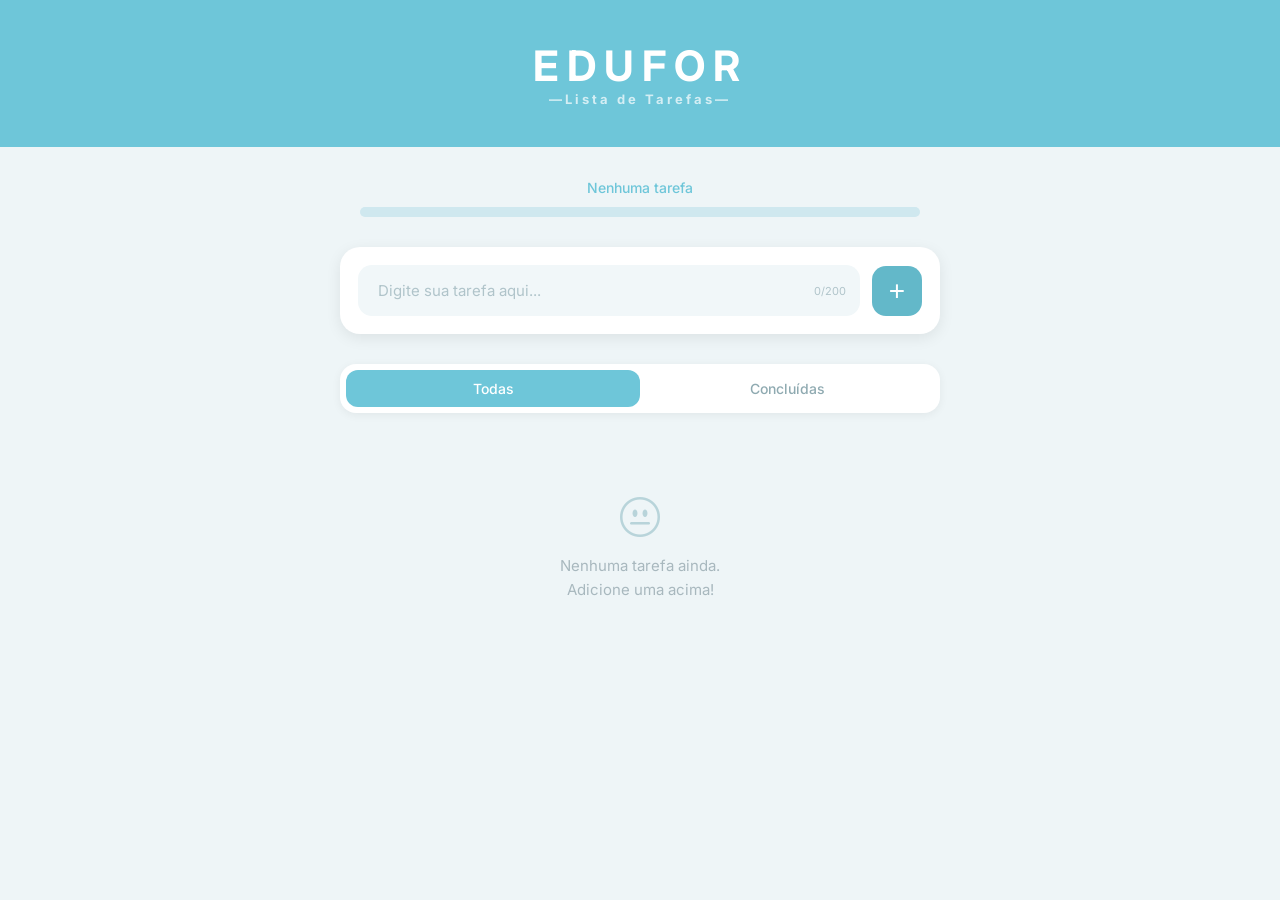
<file: index.html>
<!DOCTYPE html>
<html lang="pt-br">
<head>
    <meta charset="UTF-8">
    <meta name="viewport" content="width=device-width, initial-scale=1.0">
    <link rel="stylesheet" href="index.css">
    <link href="https://cdn.jsdelivr.net/npm/bootstrap-icons/font/bootstrap-icons.css" rel="stylesheet">
    <title>Lista de Tarefas</title>
</head>
<body>

<header class="header">
    <h1>EDUFOR</h1>
    <h2>—Lista de Tarefas—</h2>
</header>

<main class="main-container">

    <section class="progresso-container">
        <span class="progresso-texto" id="progresso-texto">0 de 0 tarefas concluídas</span>
        <div class="progresso-trilho">
            <div class="progresso-fill" id="progresso-fill"></div>
        </div>
    </section>

    <section class="ToDo-Container">
        <div class="input-wrapper">
            <input type="text" id="task-input" placeholder="Digite sua tarefa aqui..." class="input-tarefa" maxlength="200">
            <span class="char-counter" id="char-counter">0/200</span>
        </div>
        <button class="add-task-button">+</button>
    </section>

    <div class="tabs">
        <div class="tab-indicator"></div>

        <button class="tab active" data-tab="all">Todas</button>
        <button class="tab" data-tab="done">Concluídas</button>
    </div>

    <section class="lista-tarefas" id="task-list"></section>

    <div class="clear-completed" id="clear-completed"></div>

</main>

<script src="index.js"></script>
</body>
</html>
</file>
<file: index.css>
@import url('https://fonts.googleapis.com/css2?family=Inter:wght@400;500;600;700&display=swap');

:root {
  --cor-primaria: #6ec6d9;
  --cor-fundo: #f8f9fa;
  --cor-titulo: #f7f6f6;
}

* {
  margin: 0;
  padding: 0;
  box-sizing: border-box;
}

body {
  font-family: 'Inter', sans-serif;
  background-color: #eef5f7;
  color: #2c3e50;
}

/* ── HEADER ───────────────────────── */

.header {
  background-color: #6ec6d9;
  display: flex;
  flex-direction: column;
  align-items: center;
  justify-content: center;
  padding: 40px 20px;
}

.header h1 {
  font-size: 42px;
  font-weight: 700;
  letter-spacing: 8px;
  color: #ffffff;
}

.header h2 {
  font-size: 13px;
  letter-spacing: 3px;
  color: rgba(255, 255, 255, 0.7);
}

/* ── MAIN ───────────────────────── */

.main-container {
  padding-top: 30px;
  padding-bottom: 60px;
}

/* ── INPUT ───────────────────────── */

.ToDo-Container {
  display: flex;
  align-items: center;
  gap: 12px;
  max-width: 600px;
  margin: 30px auto;
  background: #ffffff;
  padding: 18px;
  border-radius: 20px;
  box-shadow: 0 4px 15px rgba(0, 0, 0, 0.08);
}

.input-wrapper {
  flex: 1;
  position: relative;
  display: flex;
  align-items: center;
}

.input-tarefa {
  width: 100%;
  padding: 14px 18px;
  padding-right: 60px;
  border-radius: 14px;
  border: 2px solid transparent;
  background-color: #f1f7f9;
  font-family: 'Inter', sans-serif;
  font-size: 15px;
  color: #2c3e50;
  transition: border-color 0.2s;
}

.input-tarefa::placeholder {
  color: #b0c4ca;
}

.input-tarefa:focus {
  outline: none;
  border-color: #6ec6d9;
}

/* ← estava sem "top", ficava desalinhado */
.char-counter {
  position: absolute;
  right: 14px;
  top: 50%;
  transform: translateY(-50%);
  font-size: 11px;
  color: #b0c4ca;
  pointer-events: none;
  transition: color 0.2s;
}

.char-counter-warning {
  color: #e8a838;
}

.char-counter-limit {
  color: #e74c3c;
}

.add-task-button {
  width: 50px;
  height: 50px;
  border: none;
  border-radius: 14px;
  background-color: #63b8c9;
  color: white;
  font-size: 28px;
  cursor: pointer;
  transition: background-color 0.2s, transform 0.1s;
  flex-shrink: 0;
}

.add-task-button:hover {
  background-color: #4da6b8;
}

.add-task-button:active {
  transform: scale(0.93);
}

/* ── PROGRESSO ───────────────────────── */

.progresso-container {
  max-width: 600px;
  margin: 0 auto 20px;
  padding: 0 20px;
  text-align: center;
}

.progresso-texto {
  color: #6ec6d9;
  font-size: 14px;
  font-weight: 500;
}

.progresso-trilho {
  width: 100%;
  height: 10px;
  background: #cfe8ef;
  border-radius: 999px;
  overflow: hidden;
  margin-top: 10px;
}

.progresso-fill {
  height: 100%;
  background: #6ec6d9;
  border-radius: 999px;
  transition: width 0.4s ease;
}

/* ── TABS ───────────────────────── */

.tabs {
  position: relative;
  max-width: 600px;
  margin: 0 auto 20px;
  display: flex;
  background: #fff;
  border-radius: 16px;
  padding: 6px;
  box-shadow: 0 2px 10px rgba(0, 0, 0, 0.06);
}

/* fundo deslizante */
.tab-indicator {
  position: absolute;
  top: 6px;
  left: 6px;
  width: calc(50% - 6px);
  height: calc(100% - 12px);
  background-color: #6ec6d9;
  border-radius: 12px;
  transition: transform 0.3s ease;
  z-index: 0;
}

.tab {
  position: relative;
  z-index: 1;
  flex: 1;
  padding: 10px;
  border: none;
  background: transparent;
  color: #8faab1;
  font-family: 'Inter', sans-serif;
  font-size: 14px;
  font-weight: 500;
  cursor: pointer;
  border-radius: 12px;
  transition: color 0.3s;
}

.tab.active {
  color: #ffffff;
}

/* ── LISTA ───────────────────────── */

.lista-tarefas {
  max-width: 600px;
  margin: 0 auto;
  padding: 0 10px;
  display: flex;
  flex-direction: column;
  gap: 12px;
}

/* ── EMPTY STATE ← não existia, mensagem ficava grudada à esquerda */

.empty-state {
  display: flex;
  flex-direction: column;
  align-items: center;
  justify-content: center;
  gap: 12px;
  padding: 60px 20px;
  text-align: center;
  color: #a8b8be;
}

.empty-icon {
  font-size: 40px;
  color: #b8d4da;
}

.empty-state p {
  font-size: 15px;
  line-height: 1.6;
  color: #a8b8be;
}

/* ── TASK ITEM ───────────────────────── */

/* animação de entrada */
@keyframes slideIn {
  from {
    opacity: 0;
    transform: translateY(10px);
  }
  to {
    opacity: 1;
    transform: translateY(0);
  }
}

.task-item {
  display: flex;
  align-items: center;
  gap: 12px;
  padding: 18px;
  background: #ffffff;
  border-radius: 16px;
  box-shadow: 0 4px 12px rgba(0, 0, 0, 0.07);
  animation: slideIn 0.25s ease both;
  transition: box-shadow 0.2s, transform 0.2s;
}

.task-item:hover {
  box-shadow: 0 6px 18px rgba(0, 0, 0, 0.1);
}

/* estado de drag */
.task-item.dragging {
  opacity: 0.4;
}

.task-item.drag-over {
  border-top: 2px solid #6ec6d9;
}

.task-item.drag-over-bottom {
  border-top: none;
  border-bottom: 2px solid #6ec6d9;
}

/* estado de remoção */
.task-item.removing {
  opacity: 0;
  transform: translateX(30px);
  transition: opacity 0.25s ease, transform 0.25s ease;
}

/* drag handle */
.drag-handle {
  color: #c8d8dc;
  cursor: grab;
  flex-shrink: 0;
}

.drag-handle:active {
  cursor: grabbing;
}

/* texto */
.task-text {
  flex: 1;
  font-size: 15px;
  word-break: break-word;
  min-width: 0;
}

.task-item.done .task-text {
  text-decoration: line-through;
  color: #a8b8be;
}

/* input de edição inline */
.edit-input {
  width: 100%;
  padding: 6px 10px;
  border-radius: 8px;
  border: 2px solid #6ec6d9;
  background: #f1f7f9;
  font-family: 'Inter', sans-serif;
  font-size: 15px;
  color: #2c3e50;
  outline: none;
}

/* ── BOTÕES DAS TASKS ───────────────────────── */

.task-actions {
  display: flex;
  gap: 8px;
  margin-left: auto;
  flex-shrink: 0;
}

.btn-done,
.btn-edit,
.btn-delete {
  width: 44px;
  height: 44px;
  border: none;
  border-radius: 50%;
  display: flex;
  align-items: center;
  justify-content: center;
  font-size: 18px;
  cursor: pointer;
  transition: transform 0.15s, opacity 0.15s;
  flex-shrink: 0;
}

.btn-done:hover,
.btn-edit:hover,
.btn-delete:hover {
  opacity: 0.8;
}

.btn-done:active,
.btn-edit:active,
.btn-delete:active {
  transform: scale(0.88);
}

.btn-done {
  background: #d4f3e2;
  color: #27ae60;
}

.btn-edit {
  background: #d6ecf5;
  color: #3498db;
}

.btn-delete {
  background: #fde2e2;
  color: #e74c3c;
}

/* ── BOTÃO LIMPAR CONCLUÍDAS ───────────────────────── */

/* 
  O container .clear-completed precisa de display: flex 
  para centralizar — o JS vai setar display block/none 
  mas o padding e max-width garantem o alinhamento.
*/
.clear-completed {
  max-width: 600px;
  margin: 16px auto 30px;
  padding: 0 10px;
}

#clear-completed {
  display: block;
  width: 100%;
  padding: 13px;
  border: none;
  border-radius: 14px;
  background-color: #fde2e2;
  color: #e74c3c;
  font-family: 'Inter', sans-serif;
  font-size: 14px;
  font-weight: 600;
  cursor: pointer;
  transition: background-color 0.2s, transform 0.1s;
  text-align: center;
}

#clear-completed:hover {
  background-color: #f5c0c0;
}

#clear-completed:active {
  transform: scale(0.98);
}

/* ── CONFIRM OVERLAY ───────────────────────── */

.confirm-overlay {
  position: fixed;
  inset: 0;
  background: rgba(0, 0, 0, 0.45);
  display: flex;
  align-items: center;
  justify-content: center;
  z-index: 999;
  opacity: 0;
  transition: opacity 0.25s ease;
  padding: 20px; /* evita colar nas bordas no mobile */
}

.confirm-overlay--visible {
  opacity: 1;
}

.confirm-box {
  background: #ffffff;
  border-radius: 20px;
  padding: 32px 28px;
  width: 100%;
  max-width: 320px;
  text-align: center;
  box-shadow: 0 12px 40px rgba(0, 0, 0, 0.18);
  transform: scale(0.92) translateY(10px);
  transition: transform 0.25s ease;
}

.confirm-overlay--visible .confirm-box {
  transform: scale(1) translateY(0);
}

.confirm-title {
  font-size: 20px;
  font-weight: 700;
  color: #2c3e50;
  margin-bottom: 8px;
}

.confirm-desc {
  font-size: 13px;
  color: #8faab1;
  margin-bottom: 28px;
}

.confirm-buttons {
  display: flex;
  gap: 10px;
}

.confirm-btn {
  flex: 1;
  padding: 13px;
  border: none;
  border-radius: 12px;
  font-family: 'Inter', sans-serif;
  font-size: 15px;
  font-weight: 600;
  cursor: pointer;
  transition: opacity 0.2s, transform 0.1s;
}

.confirm-btn:hover {
  opacity: 0.85;
}

.confirm-btn:active {
  transform: scale(0.96);
}

.confirm-btn--cancel {
  background: #f1f7f9;
  color: #5a7a84;
}

.confirm-btn--delete {
  background: #fde2e2;
  color: #e74c3c;
}

/* ── TOAST ← também não existia no CSS original ───────────────────────── */

.app-toast {
  position: fixed;
  bottom: 30px;
  left: 50%;
  transform: translateX(-50%) translateY(20px);
  background: #2c3e50;
  color: #fff;
  padding: 12px 20px;
  border-radius: 14px;
  display: flex;
  align-items: center;
  gap: 10px;
  font-size: 14px;
  font-weight: 500;
  box-shadow: 0 6px 20px rgba(0, 0, 0, 0.2);
  opacity: 0;
  transition: opacity 0.3s ease, transform 0.3s ease;
  z-index: 1000;
  white-space: nowrap;
}

.app-toast--visible {
  opacity: 1;
  transform: translateX(-50%) translateY(0);
}

.app-toast--limit .toast-icon {
  color: #e74c3c;
}

.app-toast--empty .toast-icon {
  color: #6ec6d9;
}

/* ── MOBILE ───────────────────────── */

@media (max-width: 600px) {
  .header h1 {
    font-size: 28px;
    letter-spacing: 4px;
  }

  .header h2 {
    font-size: 11px;
  }

  .ToDo-Container {
    flex-direction: column;
    gap: 10px;
    margin: 20px 10px;
  }

  .input-tarefa {
    font-size: 16px; /* evita zoom automático no iOS */
  }

  .add-task-button {
    width: 100%;
    height: 48px;
  }

  .tabs {
    margin: 0 10px 16px;
  }

  .lista-tarefas {
    padding: 0 10px;
  }

  .task-item {
    padding: 14px;
    gap: 10px;
  }

  .btn-done,
  .btn-edit,
  .btn-delete {
    width: 48px;
    height: 48px;
    font-size: 20px;
  }

  .task-text {
    font-size: 14px;
  }

  .clear-completed {
    margin: 12px 10px 24px;
    padding: 0;
  }

  .app-toast {
    bottom: 20px;
    font-size: 13px;
    padding: 10px 16px;
    max-width: calc(100vw - 40px);
    white-space: normal;
    text-align: center;
  }
}
</file>
